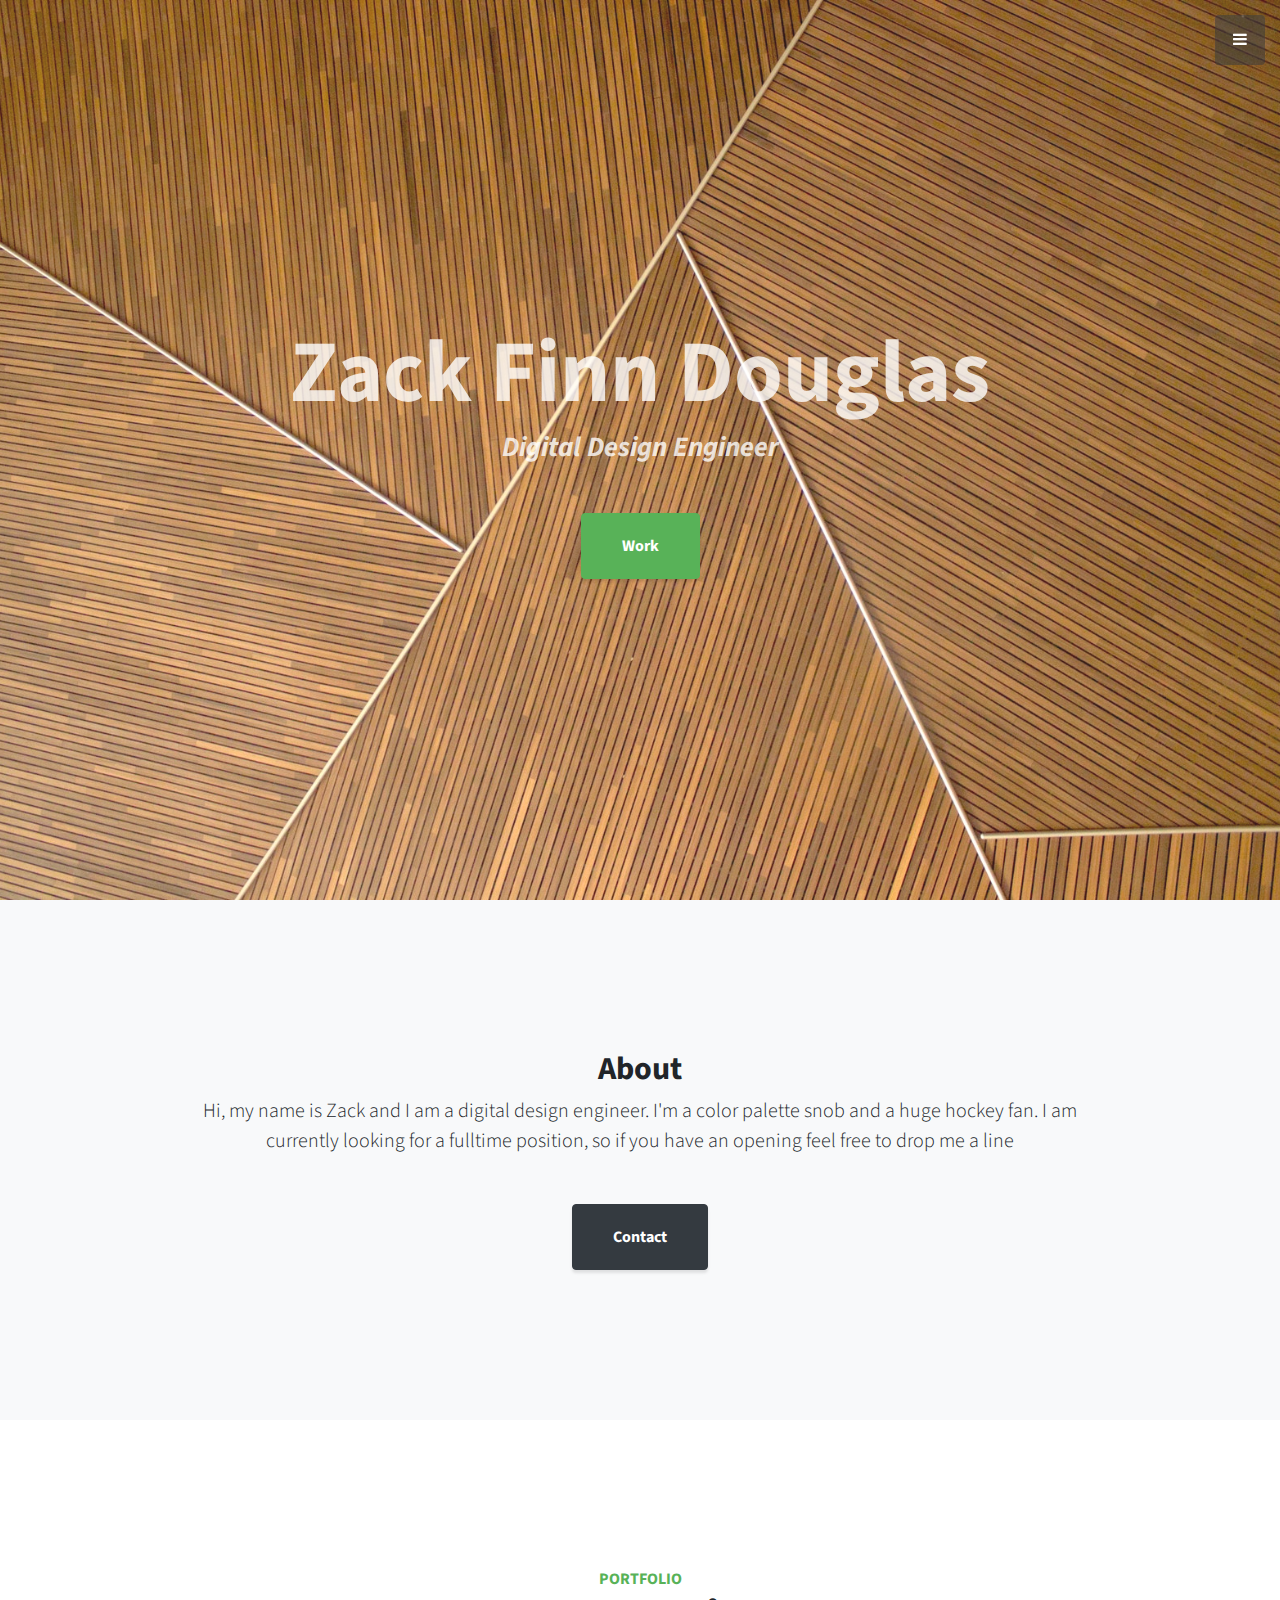
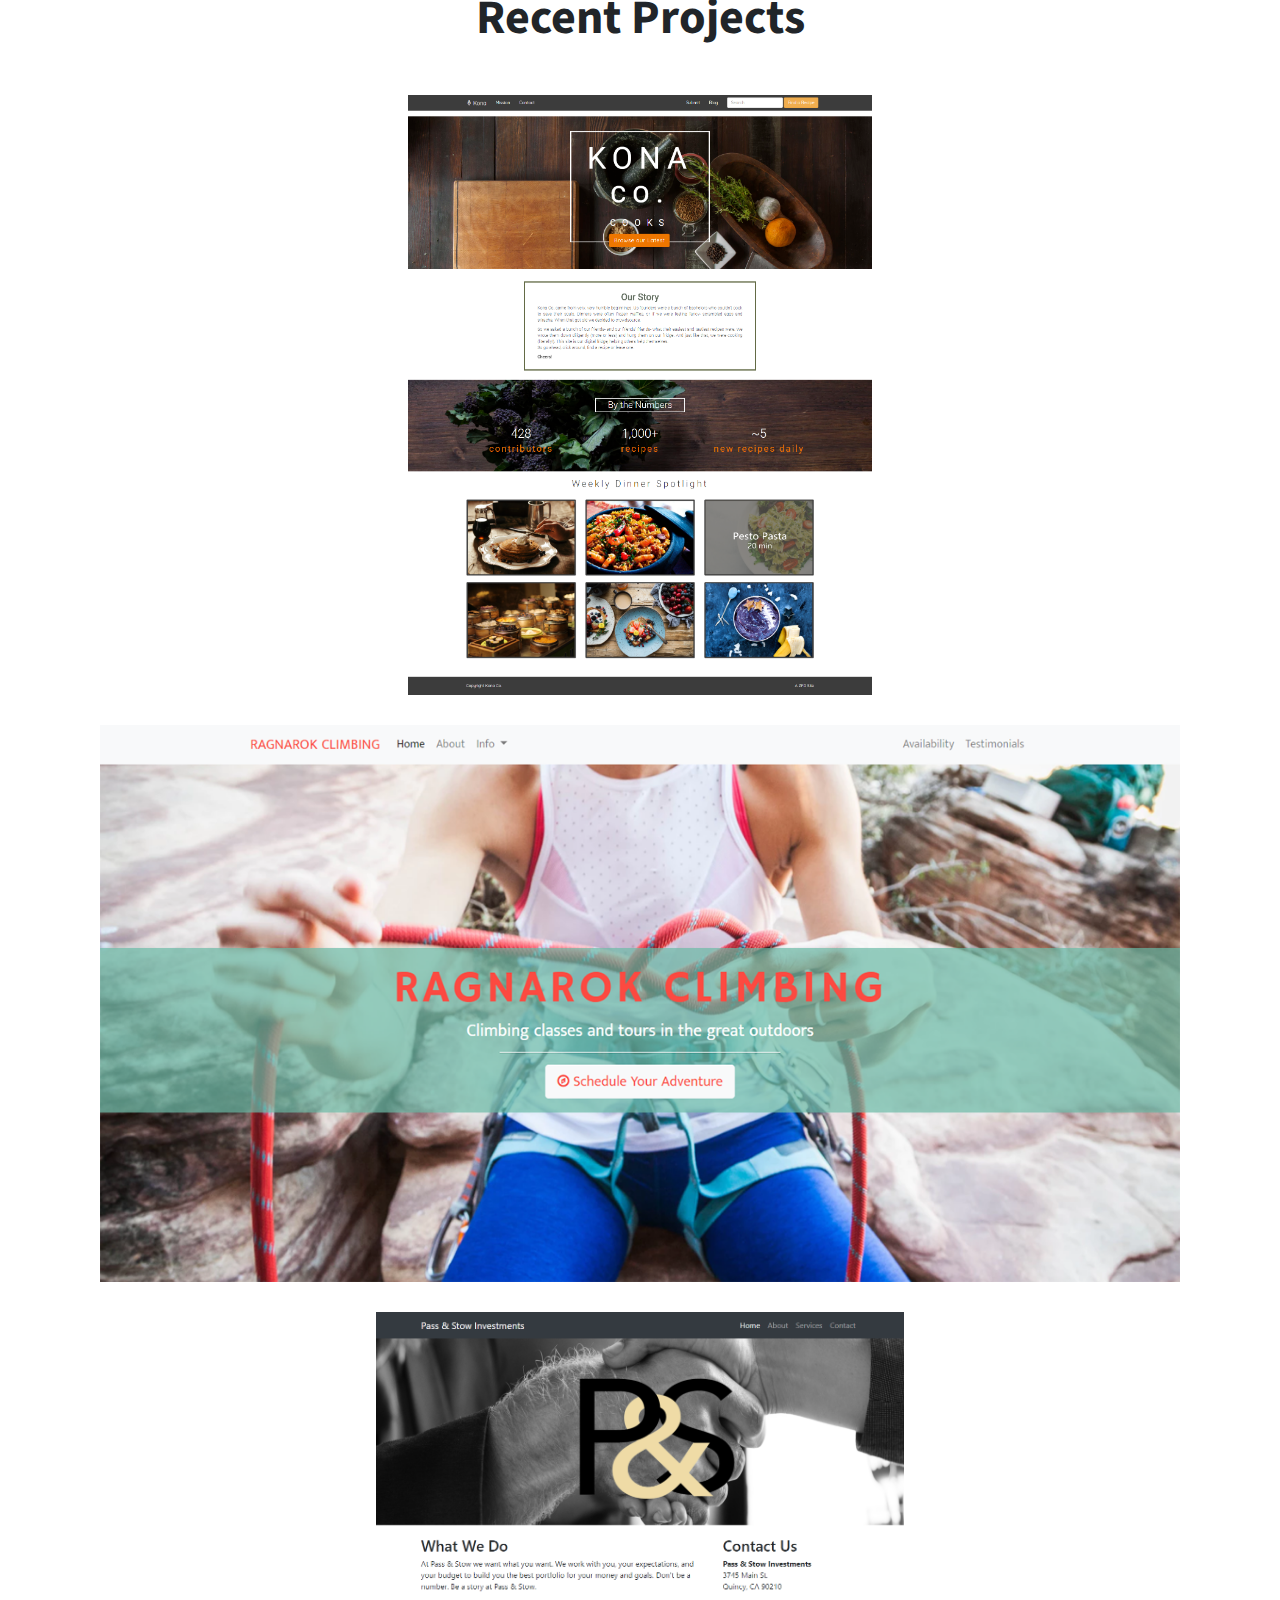
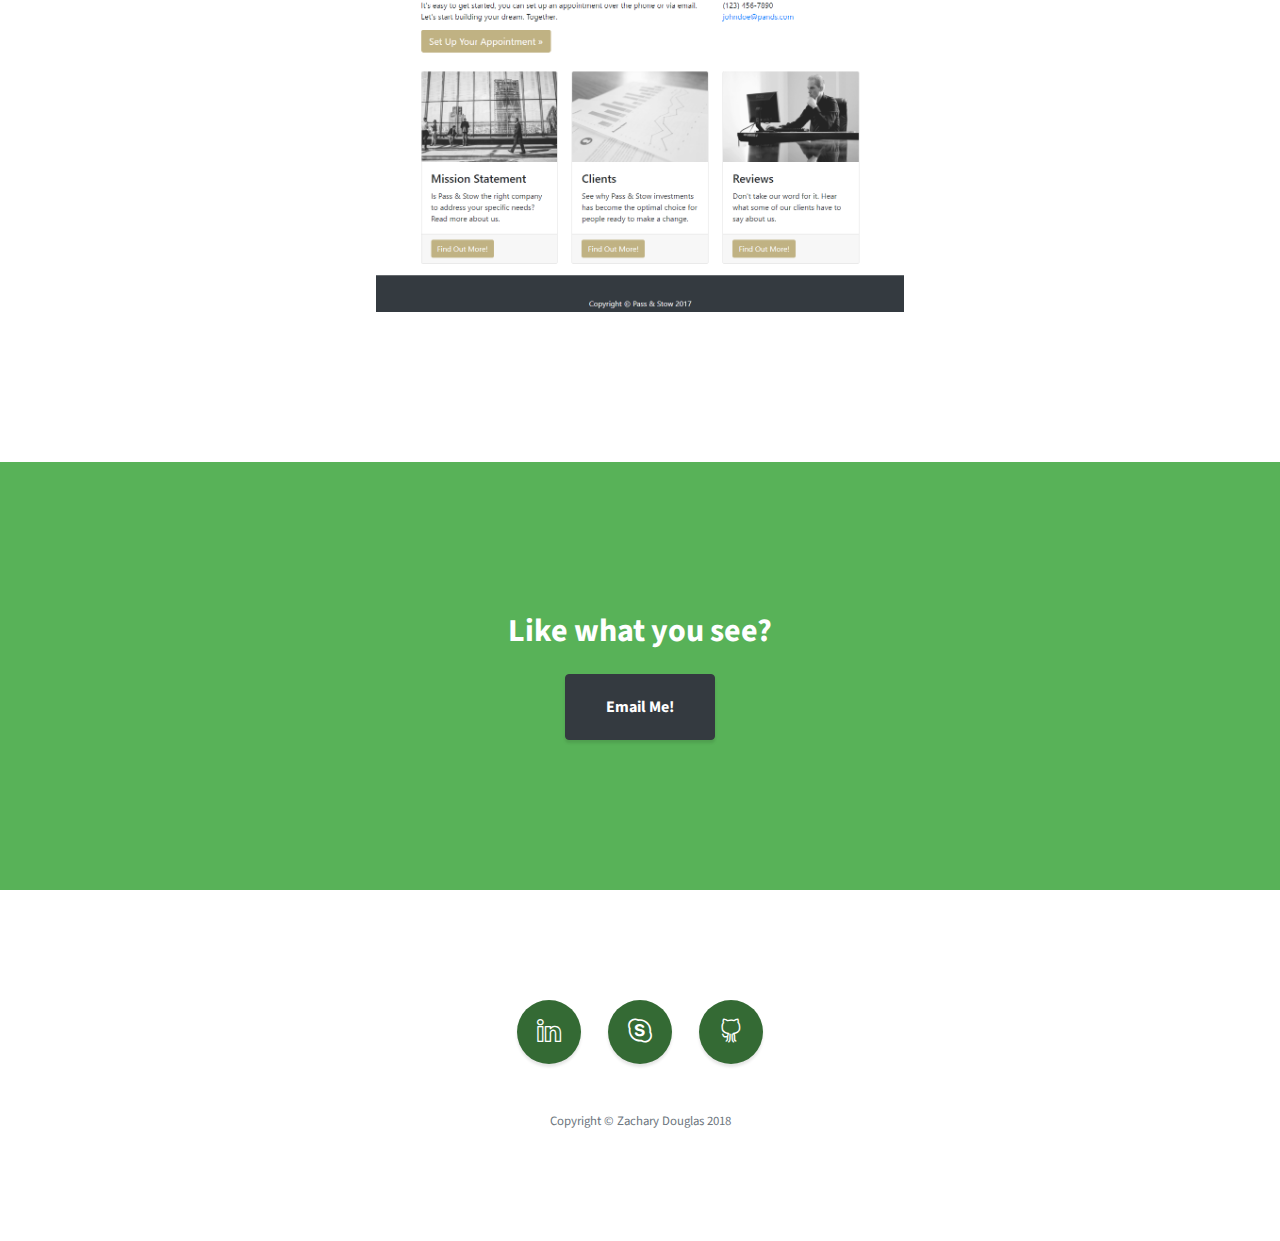
<file: Index.html>
<!DOCTYPE html>
<html lang="en">

  <head> 

    <meta charset="utf-8">
    <meta name="viewport" content="width=device-width, initial-scale=1, shrink-to-fit=no">
    <meta name="description" content="">
    <meta name="author" content="">

    <title>Zachary Doglas - UX UI</title>

    <!-- Bootstrap Core CSS -->
    <link href="vendor/bootstrap/css/bootstrap.min.css" rel="stylesheet">

    <!-- Custom Fonts -->
    <link href="vendor/font-awesome/css/font-awesome.min.css" rel="stylesheet" type="text/css">
    <link href="https://fonts.googleapis.com/css?family=Source+Sans+Pro:300,400,700,300italic,400italic,700italic" rel="stylesheet" type="text/css">
    <link href="vendor/simple-line-icons/css/simple-line-icons.css" rel="stylesheet">

    <!-- Custom CSS -->
    <link href="css/stylish-portfolio.css" rel="stylesheet">

  </head>

  <body id="page-top">
    <!-- Navigation -->
    <a class="menu-toggle rounded" href="#">
      <i class="fa fa-bars"></i>
    </a>
    <nav id="sidebar-wrapper">
      <ul class="sidebar-nav">
        <li class="sidebar-brand">
          <a class="js-scroll-trigger" href="#page-top">Directory</a>
        </li>
        <li class="sidebar-nav-item">
          <a class="js-scroll-trigger" href="#page-top">Home</a>
        </li>
        <li class="sidebar-nav-item">
          <a class="js-scroll-trigger" href="#about">About</a>
        </li>
        <li class="sidebar-nav-item">
          <a class="js-scroll-trigger" href="#portfolio">Portfolio</a>
        </li>
        <li class="sidebar-nav-item">
          <a class="js-scroll-trigger" href="#contact">Contact</a>
        </li>
      </ul>
    </nav>

    <!-- Header -->
    <header class="masthead d-flex">
      <div class="container text-center my-auto">
        <h1 class="mb-1">Zack Finn Douglas</h1>
        <h3 class="mb-5" id="dig">
          <em>Digital Design Engineer</em>
        </h3>
        <a class="btn btn-primary btn-xl js-scroll-trigger" href="#portfolio">Work</a>
      </div>
      <div class="overlay"></div>
    </header>

    <!-- About -->
    <section class="content-section bg-light" id="about">
      <div class="container text-center">
        <div class="row">
          <div class="col-lg-10 mx-auto">
            <h2>About</h2>
            <p class="lead mb-5">Hi, my name is Zack and I am a digital design engineer. I'm a color palette snob and a huge hockey fan. I am currently looking for a fulltime position, so if you have an opening feel free to drop me a line</p>
            <a class="btn btn-dark btn-xl js-scroll-trigger" href="#contact">Contact</a>
          </div>
        </div>
      </div>
    </section>

   

    <!-- Portfolio -->
    <section class="content-section" id="portfolio">
      <div class="container">
        <div class="content-section-heading text-center">
          <h3 class="text-secondary mb-0">Portfolio</h3>
          <h2 class="mb-5">Recent Projects</h2>
        </div>
        <div class="container" id="first">
          <img class="img-fluid" src="img/kona.png" alt="kona">
        </div>
        <div class="container" id="second">
          <img class="img-fluid" src="img/rag.png" alt="ragnarok">
        </div>
        <div class="container" id="third">
          <img class="img-fluid" src="img/ps.png" alt="p&s">
        </div>
      </div>

    </section>


    <!-- Call to Action -->
    <section class="content-section bg-primary text-white" id="contact">
      <div class="container text-center">
        <h2 class="mb-4">Like what you see?</h2>
        <a href="mailto:zacharyfdouglas@gmail.com" class="btn btn-xl btn-dark">Email Me!</a>
      </div>
    </section>


    <!-- Footer -->
    <footer class="footer text-center">
      <div class="container">
        <ul class="list-inline mb-5">
          <li class="list-inline-item">
            <a class="social-link rounded-circle text-white mr-3" href="http://www.linkedin.com/in/zachary-douglas">
              <i class="icon-social-linkedin"></i>
            </a>
          </li>
          <li class="list-inline-item">
            <a class="social-link rounded-circle text-white mr-3" href="zacharyfdouglas">
              <i class="icon-social-skype"></i>
            </a>
          </li>
          <li class="list-inline-item">
            <a class="social-link rounded-circle text-white" href="https://github.com/zackfinn">
              <i class="icon-social-github"></i>
            </a>
          </li>
        </ul>
        <p class="text-muted small mb-0">Copyright &copy; Zachary Douglas 2018</p>
      </div>
    </footer>

    <!-- Scroll to Top Button-->
    <a class="scroll-to-top rounded js-scroll-trigger" href="#page-top">
      <i class="fa fa-angle-up"></i>
    </a>

    <!-- Bootstrap core JavaScript -->
    <script src="vendor/jquery/jquery.min.js"></script>
    <script src="vendor/bootstrap/js/bootstrap.bundle.min.js"></script>

    <!-- Plugin JavaScript -->
    <script src="vendor/jquery-easing/jquery.easing.min.js"></script>

    <!-- Custom scripts for this template -->
    <script src="js/stylish-portfolio.min.js"></script>

  </body>

</html>
</file>
<file: vendor/simple-line-icons/css/simple-line-icons.css>
@font-face {
  font-family: 'simple-line-icons';
  src: url('../fonts/Simple-Line-Icons.eot?v=2.4.0');
  src: url('../fonts/Simple-Line-Icons.eot?v=2.4.0#iefix') format('embedded-opentype'), url('../fonts/Simple-Line-Icons.woff2?v=2.4.0') format('woff2'), url('../fonts/Simple-Line-Icons.ttf?v=2.4.0') format('truetype'), url('../fonts/Simple-Line-Icons.woff?v=2.4.0') format('woff'), url('../fonts/Simple-Line-Icons.svg?v=2.4.0#simple-line-icons') format('svg');
  font-weight: normal;
  font-style: normal;
}
/*
 Use the following CSS code if you want to have a class per icon.
 Instead of a list of all class selectors, you can use the generic [class*="icon-"] selector, but it's slower:
*/
.icon-user,
.icon-people,
.icon-user-female,
.icon-user-follow,
.icon-user-following,
.icon-user-unfollow,
.icon-login,
.icon-logout,
.icon-emotsmile,
.icon-phone,
.icon-call-end,
.icon-call-in,
.icon-call-out,
.icon-map,
.icon-location-pin,
.icon-direction,
.icon-directions,
.icon-compass,
.icon-layers,
.icon-menu,
.icon-list,
.icon-options-vertical,
.icon-options,
.icon-arrow-down,
.icon-arrow-left,
.icon-arrow-right,
.icon-arrow-up,
.icon-arrow-up-circle,
.icon-arrow-left-circle,
.icon-arrow-right-circle,
.icon-arrow-down-circle,
.icon-check,
.icon-clock,
.icon-plus,
.icon-minus,
.icon-close,
.icon-event,
.icon-exclamation,
.icon-organization,
.icon-trophy,
.icon-screen-smartphone,
.icon-screen-desktop,
.icon-plane,
.icon-notebook,
.icon-mustache,
.icon-mouse,
.icon-magnet,
.icon-energy,
.icon-disc,
.icon-cursor,
.icon-cursor-move,
.icon-crop,
.icon-chemistry,
.icon-speedometer,
.icon-shield,
.icon-screen-tablet,
.icon-magic-wand,
.icon-hourglass,
.icon-graduation,
.icon-ghost,
.icon-game-controller,
.icon-fire,
.icon-eyeglass,
.icon-envelope-open,
.icon-envelope-letter,
.icon-bell,
.icon-badge,
.icon-anchor,
.icon-wallet,
.icon-vector,
.icon-speech,
.icon-puzzle,
.icon-printer,
.icon-present,
.icon-playlist,
.icon-pin,
.icon-picture,
.icon-handbag,
.icon-globe-alt,
.icon-globe,
.icon-folder-alt,
.icon-folder,
.icon-film,
.icon-feed,
.icon-drop,
.icon-drawer,
.icon-docs,
.icon-doc,
.icon-diamond,
.icon-cup,
.icon-calculator,
.icon-bubbles,
.icon-briefcase,
.icon-book-open,
.icon-basket-loaded,
.icon-basket,
.icon-bag,
.icon-action-undo,
.icon-action-redo,
.icon-wrench,
.icon-umbrella,
.icon-trash,
.icon-tag,
.icon-support,
.icon-frame,
.icon-size-fullscreen,
.icon-size-actual,
.icon-shuffle,
.icon-share-alt,
.icon-share,
.icon-rocket,
.icon-question,
.icon-pie-chart,
.icon-pencil,
.icon-note,
.icon-loop,
.icon-home,
.icon-grid,
.icon-graph,
.icon-microphone,
.icon-music-tone-alt,
.icon-music-tone,
.icon-earphones-alt,
.icon-earphones,
.icon-equalizer,
.icon-like,
.icon-dislike,
.icon-control-start,
.icon-control-rewind,
.icon-control-play,
.icon-control-pause,
.icon-control-forward,
.icon-control-end,
.icon-volume-1,
.icon-volume-2,
.icon-volume-off,
.icon-calendar,
.icon-bulb,
.icon-chart,
.icon-ban,
.icon-bubble,
.icon-camrecorder,
.icon-camera,
.icon-cloud-download,
.icon-cloud-upload,
.icon-envelope,
.icon-eye,
.icon-flag,
.icon-heart,
.icon-info,
.icon-key,
.icon-link,
.icon-lock,
.icon-lock-open,
.icon-magnifier,
.icon-magnifier-add,
.icon-magnifier-remove,
.icon-paper-clip,
.icon-paper-plane,
.icon-power,
.icon-refresh,
.icon-reload,
.icon-settings,
.icon-star,
.icon-symbol-female,
.icon-symbol-male,
.icon-target,
.icon-credit-card,
.icon-paypal,
.icon-social-tumblr,
.icon-social-twitter,
.icon-social-facebook,
.icon-social-instagram,
.icon-social-linkedin,
.icon-social-pinterest,
.icon-social-github,
.icon-social-google,
.icon-social-reddit,
.icon-social-skype,
.icon-social-dribbble,
.icon-social-behance,
.icon-social-foursqare,
.icon-social-soundcloud,
.icon-social-spotify,
.icon-social-stumbleupon,
.icon-social-youtube,
.icon-social-dropbox,
.icon-social-vkontakte,
.icon-social-steam {
  font-family: 'simple-line-icons';
  speak: none;
  font-style: normal;
  font-weight: normal;
  font-variant: normal;
  text-transform: none;
  line-height: 1;
  /* Better Font Rendering =========== */
  -webkit-font-smoothing: antialiased;
  -moz-osx-font-smoothing: grayscale;
}
.icon-user:before {
  content: "\e005";
}
.icon-people:before {
  content: "\e001";
}
.icon-user-female:before {
  content: "\e000";
}
.icon-user-follow:before {
  content: "\e002";
}
.icon-user-following:before {
  content: "\e003";
}
.icon-user-unfollow:before {
  content: "\e004";
}
.icon-login:before {
  content: "\e066";
}
.icon-logout:before {
  content: "\e065";
}
.icon-emotsmile:before {
  content: "\e021";
}
.icon-phone:before {
  content: "\e600";
}
.icon-call-end:before {
  content: "\e048";
}
.icon-call-in:before {
  content: "\e047";
}
.icon-call-out:before {
  content: "\e046";
}
.icon-map:before {
  content: "\e033";
}
.icon-location-pin:before {
  content: "\e096";
}
.icon-direction:before {
  content: "\e042";
}
.icon-directions:before {
  content: "\e041";
}
.icon-compass:before {
  content: "\e045";
}
.icon-layers:before {
  content: "\e034";
}
.icon-menu:before {
  content: "\e601";
}
.icon-list:before {
  content: "\e067";
}
.icon-options-vertical:before {
  content: "\e602";
}
.icon-options:before {
  content: "\e603";
}
.icon-arrow-down:before {
  content: "\e604";
}
.icon-arrow-left:before {
  content: "\e605";
}
.icon-arrow-right:before {
  content: "\e606";
}
.icon-arrow-up:before {
  content: "\e607";
}
.icon-arrow-up-circle:before {
  content: "\e078";
}
.icon-arrow-left-circle:before {
  content: "\e07a";
}
.icon-arrow-right-circle:before {
  content: "\e079";
}
.icon-arrow-down-circle:before {
  content: "\e07b";
}
.icon-check:before {
  content: "\e080";
}
.icon-clock:before {
  content: "\e081";
}
.icon-plus:before {
  content: "\e095";
}
.icon-minus:before {
  content: "\e615";
}
.icon-close:before {
  content: "\e082";
}
.icon-event:before {
  content: "\e619";
}
.icon-exclamation:before {
  content: "\e617";
}
.icon-organization:before {
  content: "\e616";
}
.icon-trophy:before {
  content: "\e006";
}
.icon-screen-smartphone:before {
  content: "\e010";
}
.icon-screen-desktop:before {
  content: "\e011";
}
.icon-plane:before {
  content: "\e012";
}
.icon-notebook:before {
  content: "\e013";
}
.icon-mustache:before {
  content: "\e014";
}
.icon-mouse:before {
  content: "\e015";
}
.icon-magnet:before {
  content: "\e016";
}
.icon-energy:before {
  content: "\e020";
}
.icon-disc:before {
  content: "\e022";
}
.icon-cursor:before {
  content: "\e06e";
}
.icon-cursor-move:before {
  content: "\e023";
}
.icon-crop:before {
  content: "\e024";
}
.icon-chemistry:before {
  content: "\e026";
}
.icon-speedometer:before {
  content: "\e007";
}
.icon-shield:before {
  content: "\e00e";
}
.icon-screen-tablet:before {
  content: "\e00f";
}
.icon-magic-wand:before {
  content: "\e017";
}
.icon-hourglass:before {
  content: "\e018";
}
.icon-graduation:before {
  content: "\e019";
}
.icon-ghost:before {
  content: "\e01a";
}
.icon-game-controller:before {
  content: "\e01b";
}
.icon-fire:before {
  content: "\e01c";
}
.icon-eyeglass:before {
  content: "\e01d";
}
.icon-envelope-open:before {
  content: "\e01e";
}
.icon-envelope-letter:before {
  content: "\e01f";
}
.icon-bell:before {
  content: "\e027";
}
.icon-badge:before {
  content: "\e028";
}
.icon-anchor:before {
  content: "\e029";
}
.icon-wallet:before {
  content: "\e02a";
}
.icon-vector:before {
  content: "\e02b";
}
.icon-speech:before {
  content: "\e02c";
}
.icon-puzzle:before {
  content: "\e02d";
}
.icon-printer:before {
  content: "\e02e";
}
.icon-present:before {
  content: "\e02f";
}
.icon-playlist:before {
  content: "\e030";
}
.icon-pin:before {
  content: "\e031";
}
.icon-picture:before {
  content: "\e032";
}
.icon-handbag:before {
  content: "\e035";
}
.icon-globe-alt:before {
  content: "\e036";
}
.icon-globe:before {
  content: "\e037";
}
.icon-folder-alt:before {
  content: "\e039";
}
.icon-folder:before {
  content: "\e089";
}
.icon-film:before {
  content: "\e03a";
}
.icon-feed:before {
  content: "\e03b";
}
.icon-drop:before {
  content: "\e03e";
}
.icon-drawer:before {
  content: "\e03f";
}
.icon-docs:before {
  content: "\e040";
}
.icon-doc:before {
  content: "\e085";
}
.icon-diamond:before {
  content: "\e043";
}
.icon-cup:before {
  content: "\e044";
}
.icon-calculator:before {
  content: "\e049";
}
.icon-bubbles:before {
  content: "\e04a";
}
.icon-briefcase:before {
  content: "\e04b";
}
.icon-book-open:before {
  content: "\e04c";
}
.icon-basket-loaded:before {
  content: "\e04d";
}
.icon-basket:before {
  content: "\e04e";
}
.icon-bag:before {
  content: "\e04f";
}
.icon-action-undo:before {
  content: "\e050";
}
.icon-action-redo:before {
  content: "\e051";
}
.icon-wrench:before {
  content: "\e052";
}
.icon-umbrella:before {
  content: "\e053";
}
.icon-trash:before {
  content: "\e054";
}
.icon-tag:before {
  content: "\e055";
}
.icon-support:before {
  content: "\e056";
}
.icon-frame:before {
  content: "\e038";
}
.icon-size-fullscreen:before {
  content: "\e057";
}
.icon-size-actual:before {
  content: "\e058";
}
.icon-shuffle:before {
  content: "\e059";
}
.icon-share-alt:before {
  content: "\e05a";
}
.icon-share:before {
  content: "\e05b";
}
.icon-rocket:before {
  content: "\e05c";
}
.icon-question:before {
  content: "\e05d";
}
.icon-pie-chart:before {
  content: "\e05e";
}
.icon-pencil:before {
  content: "\e05f";
}
.icon-note:before {
  content: "\e060";
}
.icon-loop:before {
  content: "\e064";
}
.icon-home:before {
  content: "\e069";
}
.icon-grid:before {
  content: "\e06a";
}
.icon-graph:before {
  content: "\e06b";
}
.icon-microphone:before {
  content: "\e063";
}
.icon-music-tone-alt:before {
  content: "\e061";
}
.icon-music-tone:before {
  content: "\e062";
}
.icon-earphones-alt:before {
  content: "\e03c";
}
.icon-earphones:before {
  content: "\e03d";
}
.icon-equalizer:before {
  content: "\e06c";
}
.icon-like:before {
  content: "\e068";
}
.icon-dislike:before {
  content: "\e06d";
}
.icon-control-start:before {
  content: "\e06f";
}
.icon-control-rewind:before {
  content: "\e070";
}
.icon-control-play:before {
  content: "\e071";
}
.icon-control-pause:before {
  content: "\e072";
}
.icon-control-forward:before {
  content: "\e073";
}
.icon-control-end:before {
  content: "\e074";
}
.icon-volume-1:before {
  content: "\e09f";
}
.icon-volume-2:before {
  content: "\e0a0";
}
.icon-volume-off:before {
  content: "\e0a1";
}
.icon-calendar:before {
  content: "\e075";
}
.icon-bulb:before {
  content: "\e076";
}
.icon-chart:before {
  content: "\e077";
}
.icon-ban:before {
  content: "\e07c";
}
.icon-bubble:before {
  content: "\e07d";
}
.icon-camrecorder:before {
  content: "\e07e";
}
.icon-camera:before {
  content: "\e07f";
}
.icon-cloud-download:before {
  content: "\e083";
}
.icon-cloud-upload:before {
  content: "\e084";
}
.icon-envelope:before {
  content: "\e086";
}
.icon-eye:before {
  content: "\e087";
}
.icon-flag:before {
  content: "\e088";
}
.icon-heart:before {
  content: "\e08a";
}
.icon-info:before {
  content: "\e08b";
}
.icon-key:before {
  content: "\e08c";
}
.icon-link:before {
  content: "\e08d";
}
.icon-lock:before {
  content: "\e08e";
}
.icon-lock-open:before {
  content: "\e08f";
}
.icon-magnifier:before {
  content: "\e090";
}
.icon-magnifier-add:before {
  content: "\e091";
}
.icon-magnifier-remove:before {
  content: "\e092";
}
.icon-paper-clip:before {
  content: "\e093";
}
.icon-paper-plane:before {
  content: "\e094";
}
.icon-power:before {
  content: "\e097";
}
.icon-refresh:before {
  content: "\e098";
}
.icon-reload:before {
  content: "\e099";
}
.icon-settings:before {
  content: "\e09a";
}
.icon-star:before {
  content: "\e09b";
}
.icon-symbol-female:before {
  content: "\e09c";
}
.icon-symbol-male:before {
  content: "\e09d";
}
.icon-target:before {
  content: "\e09e";
}
.icon-credit-card:before {
  content: "\e025";
}
.icon-paypal:before {
  content: "\e608";
}
.icon-social-tumblr:before {
  content: "\e00a";
}
.icon-social-twitter:before {
  content: "\e009";
}
.icon-social-facebook:before {
  content: "\e00b";
}
.icon-social-instagram:before {
  content: "\e609";
}
.icon-social-linkedin:before {
  content: "\e60a";
}
.icon-social-pinterest:before {
  content: "\e60b";
}
.icon-social-github:before {
  content: "\e60c";
}
.icon-social-google:before {
  content: "\e60d";
}
.icon-social-reddit:before {
  content: "\e60e";
}
.icon-social-skype:before {
  content: "\e60f";
}
.icon-social-dribbble:before {
  content: "\e00d";
}
.icon-social-behance:before {
  content: "\e610";
}
.icon-social-foursqare:before {
  content: "\e611";
}
.icon-social-soundcloud:before {
  content: "\e612";
}
.icon-social-spotify:before {
  content: "\e613";
}
.icon-social-stumbleupon:before {
  content: "\e614";
}
.icon-social-youtube:before {
  content: "\e008";
}
.icon-social-dropbox:before {
  content: "\e00c";
}
.icon-social-vkontakte:before {
  content: "\e618";
}
.icon-social-steam:before {
  content: "\e620";
}
</file>
<file: css/stylish-portfolio.css>
body,
html {
  width: 100%;
  height: 100%;
}

body {
  font-family: 'Source Sans Pro';
}

.btn-xl {
  padding: 1.25rem 2.5rem;
}

.content-section {
  padding-top: 7.5rem;
  padding-bottom: 7.5rem;
}

.content-section-heading h2 {
  font-size: 3rem;
}

.content-section-heading h3 {
  font-size: 1rem;
  text-transform: uppercase;
}

h1,
h2,
h3,
h4,
h5,
h6 {
  font-weight: 700;
}

.text-faded {
  color: rgba(255, 255, 255, 0.7);
}

/* Map */
.map {
  height: 30rem;
}

@media (max-width: 992px) {
  .map {
    height: 75%;
  }
}

.map iframe {
  pointer-events: none;
}

.scroll-to-top {
  position: fixed;
  right: 15px;
  bottom: 15px;
  display: none;
  width: 50px;
  height: 50px;
  text-align: center;
  color: white;
  background: rgba(52, 58, 64, 0.5);
  line-height: 45px;
}
.mb-1 {
  color: rgba(255, 255, 255, .8);
}
h3 em {
  color: rgba(255, 255, 255, .8);
}
.scroll-to-top:focus, .scroll-to-top:hover {
  color: white;
}

.scroll-to-top:hover {
  background: #343a40;
}

.scroll-to-top i {
  font-weight: 800;
}

.masthead {
  min-height: 30rem;
  position: relative;
  display: table;
  width: 100%;
  height: auto;
  padding-top: 8rem;
  padding-bottom: 8rem;
  background: linear-gradient(90deg, rgba(255, 255, 255, 0.1) 0%, rgba(255, 255, 255, 0.1) 100%), url("../img/bg-masthead.jpg");
  background-position: center center;
  background-repeat: no-repeat;
  background-size: cover;
}

.masthead h1 {
  font-size: 4rem;
  margin: 0;
  padding: 0;
}

@media (min-width: 992px) {
  .masthead {
    height: 100vh;
  }
  .masthead h1 {
    font-size: 5.5rem;
  }
}


/* Side Menu */
#sidebar-wrapper {
  position: fixed;
  z-index: 2;
  right: 0;
  width: 250px;
  height: 100%;
  -webkit-transition: all 0.4s ease 0s;
  -moz-transition: all 0.4s ease 0s;
  -ms-transition: all 0.4s ease 0s;
  -o-transition: all 0.4s ease 0s;
  transition: all 0.4s ease 0s;
  transform: translateX(250px);
  background: #58b258;
  border-left: 1px solid rgba(255, 255, 255, 0.1);
}

.sidebar-nav {
  position: absolute;
  top: 0;
  width: 250px;
  margin: 0;
  padding: 0;
  list-style: none;
}

.sidebar-nav li.sidebar-nav-item a {
  display: block;
  text-decoration: none;
  color: #fff;
  padding: 15px;
}

.sidebar-nav li a:hover {
  text-decoration: none;
  color: #fff;
  background: rgba(255, 255, 255, 0.2);
}

.sidebar-nav li a:active,
.sidebar-nav li a:focus {
  text-decoration: none;
}

.sidebar-nav > .sidebar-brand {
  font-size: 1.2rem;
  background: rgba(52, 58, 64, 0.1);
  height: 80px;
  line-height: 50px;
  padding-top: 15px;
  padding-bottom: 15px;
  padding-left: 15px;
}

.sidebar-nav > .sidebar-brand a {
  color: #fff;
}

.sidebar-nav > .sidebar-brand a:hover {
  color: #fff;
  background: none;
}

#sidebar-wrapper.active {
  right: 250px;
  width: 250px;
  -webkit-transition: all 0.4s ease 0s;
  -moz-transition: all 0.4s ease 0s;
  -ms-transition: all 0.4s ease 0s;
  -o-transition: all 0.4s ease 0s;
  transition: all 0.4s ease 0s;
}

.menu-toggle {
  position: fixed;
  right: 15px;
  top: 15px;
  width: 50px;
  height: 50px;
  text-align: center;
  color: #fff;
  background: rgba(52, 58, 64, 0.5);
  line-height: 50px;
  z-index: 999;
}

.menu-toggle:focus, .menu-toggle:hover {
  color: #fff;
}

.menu-toggle:hover {
  background: #343a40;
}

.service-icon {
  background-color: #fff;
  color: #1D809F;
  height: 7rem;
  width: 7rem;
  display: block;
  line-height: 7.5rem;
  font-size: 2.25rem;
  box-shadow: 0 3px 3px 0 rgba(0, 0, 0, 0.1);
}

.callout {
  padding: 15rem 0;
  background: linear-gradient(90deg, rgba(255, 255, 255, 0.1) 0%, rgba(255, 255, 255, 0.1) 100%), url("../img/bg-callout.jpg");
  background-position: center center;
  background-repeat: no-repeat;
  background-size: cover;
}

.callout h2 {
  font-size: 3.5rem;
  font-weight: 700;
  display: block;
  max-width: 30rem;
}

.portfolio-item {
  display: block;
  position: relative;
  overflow: hidden;
  max-width: 530px;
  max-height: 530px;
  margin: auto auto 1rem;
}

.portfolio-item .caption {
  display: flex;
  height: 100%;
  width: 100%;
  background-color: rgba(33, 37, 41, 0.2);
  position: absolute;
  top: 0;
  bottom: 0;
  z-index: 1;
}

.portfolio-item .caption .caption-content {
  color: #fff;
  margin: auto 2rem 2rem;
}

.portfolio-item .caption .caption-content h2 {
  font-size: 0.8rem;
  text-transform: uppercase;
}

.portfolio-item .caption .caption-content p {
  font-weight: 300;
  font-size: 1.2rem;
}

@media (min-width: 992px) {
  .portfolio-item {
    max-width: none;
    margin: 0;
    overflow: hidden;
  }
  .portfolio-item .caption {
    -webkit-transition: -webkit-clip-path 0.25s ease-out, background-color 0.7s;
    -webkit-clip-path: inset(0px);
    clip-path: inset(0px);
  }
  .portfolio-item .caption .caption-content {
    transition: opacity 0.25s;
    margin-left: 5rem;
    margin-right: 5rem;
    margin-bottom: 5rem;
  }
  .portfolio-item img {
    -webkit-transition: -webkit-clip-path 0.25s ease-out;
    -webkit-clip-path: inset(-1px);
    clip-path: inset(-1px);
    max-height: 530px;
    width: 100;
    margin: auto;
    overflow: hidden;
  }
  .portfolio-item:hover img {
    -webkit-clip-path: inset(2rem);
    clip-path: inset(2rem);
    overflow: hidden;
    max-height: 530px
  }
  .portfolio-item:hover .caption {
    background-color: rgba(29, 128, 159, 0.9);
    -webkit-clip-path: inset(2rem);
    clip-path: inset(2rem);
  }
}

footer.footer {
  padding-top: 5rem;
  padding-bottom: 5rem;
}

footer.footer .social-link {
  display: block;
  height: 4rem;
  width: 4rem;
  line-height: 4.3rem;
  font-size: 1.5rem;
  background-color: #346A34;
  transition: background-color 0.15s ease-in-out;
  box-shadow: 0 3px 3px 0 rgba(0, 0, 0, 0.1);
}

footer.footer .social-link:hover {
  background-color: #343a40;
  text-decoration: none;
}

a {
  color: #1D809F;
}

a:hover, a:focus, a:active {
  color: #155d74;
}

.btn-primary {
  background-color: #58b258 !important;
  border-color: #58b258 !important;
  color: #fff !important;
}

.btn-primary:hover, .btn-primary:focus, .btn-primary:active {
  background-color: #346A34 !important;
  border-color: #346A34 !important;
}

.btn-secondary {
  background-color: #ecb807 !important;
  border-color: #ecb807 !important;
  color: #fff !important;
}

.btn-secondary:hover, .btn-secondary:focus, .btn-secondary:active {
  background-color: #ba9106 !important;
  border-color: #ba9106 !important;
}

.btn-dark {
  color: #fff !important;
}

.btn {
  box-shadow: 0px 3px 3px 0px rgba(0, 0, 0, 0.1);
  font-weight: 700;
}

.bg-primary {
  background-color: #58b258 !important;
}

.text-primary {
  color: #1D809F !important;
}

.text-secondary {
  color: #58b258 !important;
}
.container {
  margin: 30px auto;

}
.container img {
  max-height: 600px;
  margin: auto;
  display: block;
}
</file>
